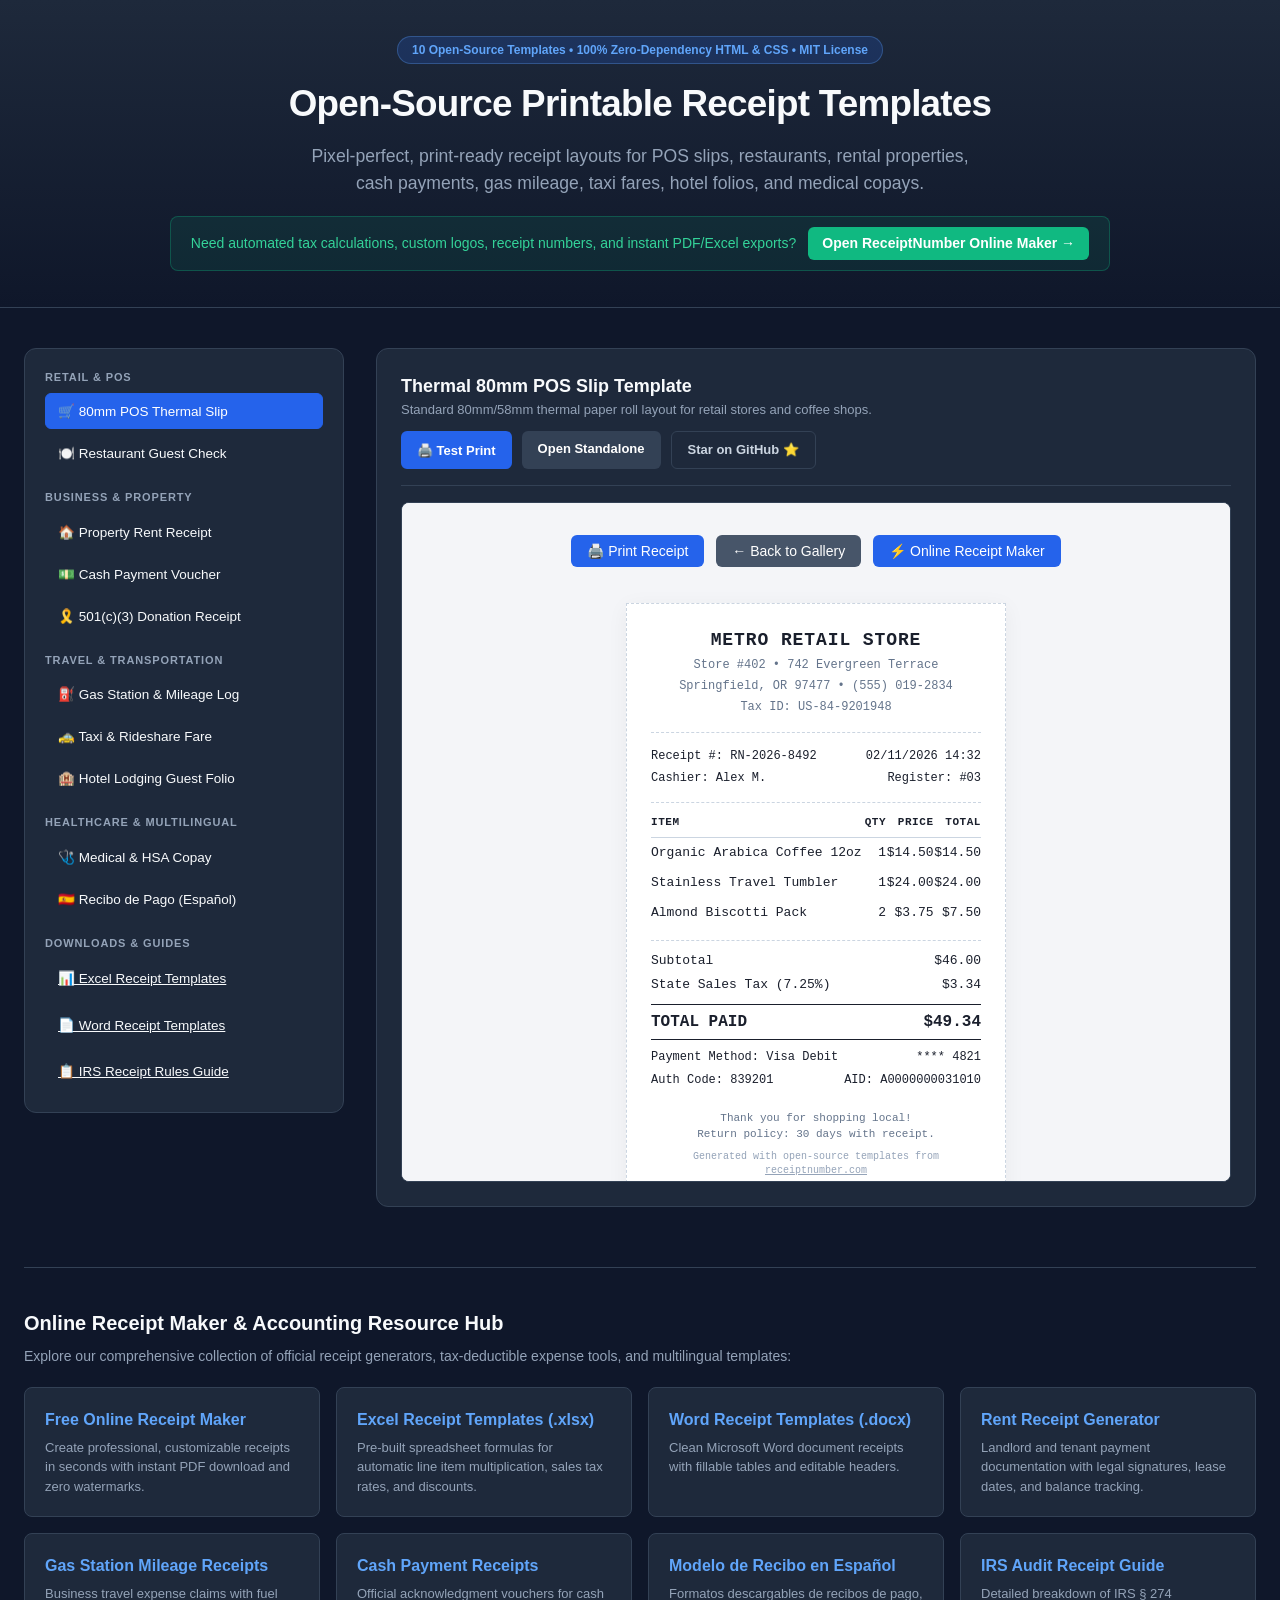
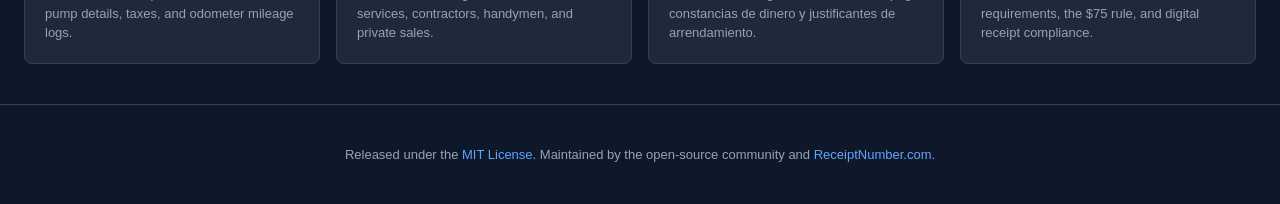
<file: index.html>
<!DOCTYPE html>
<html lang="en">
<head>
  <meta charset="UTF-8">
  <meta name="viewport" content="width=device-width, initial-scale=1.0">
  <title>Open-Source HTML & CSS Receipt Templates | Free Online Receipt Maker</title>
  <meta name="description" content="Free open-source printable HTML and CSS receipt templates (Thermal 80mm, Restaurant, Cash, Rent, Gas, Taxi, Hotel, Medical). 100% customizable with zero dependencies.">
  <meta name="keywords" content="free receipt generator online, receipt maker, receipt templates, html receipt, free template for rent receipt, gas station receipt generator, cash receipt template, modelo de recibo, receipt template word, receipt template excel, printable receipt pdf">
  <link rel="canonical" href="https://hanshan0228.github.io/receipt-templates/">
  <script type="application/ld+json">
  {
    "@context": "https://schema.org",
    "@type": "SoftwareSourceCode",
    "name": "Open-Source Receipt Templates",
    "programmingLanguage": "HTML, CSS, JavaScript",
    "license": "https://opensource.org/licenses/MIT",
    "description": "Clean, zero-dependency printable receipt templates for thermal POS, restaurants, landlords, and small businesses.",
    "codeRepository": "https://github.com/hanshan0228/receipt-templates",
    "author": {
      "@type": "Organization",
      "name": "ReceiptNumber",
      "url": "https://receiptnumber.com"
    }
  }
  </script>
  <style>
    :root {
      --primary: #2563eb;
      --primary-hover: #1d4ed8;
      --bg: #0f172a;
      --surface: #1e293b;
      --border: #334155;
      --text: #f8fafc;
      --muted: #94a3b8;
      --accent: #10b981;
    }
    * { box-sizing: border-box; margin: 0; padding: 0; }
    body {
      font-family: -apple-system, BlinkMacSystemFont, "Segoe UI", Roboto, Helvetica, Arial, sans-serif;
      background-color: var(--bg);
      color: var(--text);
      line-height: 1.5;
      padding: 0;
    }
    header {
      border-bottom: 1px solid var(--border);
      padding: 36px 24px;
      text-align: center;
      background: linear-gradient(180deg, #1e293b 0%, #0f172a 100%);
    }
    .badge {
      display: inline-block;
      background: rgba(37, 99, 235, 0.2);
      color: #60a5fa;
      border: 1px solid rgba(96, 165, 250, 0.3);
      padding: 4px 14px;
      border-radius: 9999px;
      font-size: 12px;
      font-weight: 600;
      margin-bottom: 12px;
    }
    h1 {
      font-size: 2.3rem;
      font-weight: 800;
      letter-spacing: -0.02em;
      margin-bottom: 12px;
    }
    p.subhead {
      color: var(--muted);
      font-size: 1.1rem;
      max-width: 680px;
      margin: 0 auto 20px auto;
    }
    .cta-banner {
      display: inline-flex;
      align-items: center;
      flex-wrap: wrap;
      justify-content: center;
      gap: 12px;
      background: rgba(16, 185, 129, 0.1);
      border: 1px solid rgba(16, 185, 129, 0.3);
      padding: 10px 20px;
      border-radius: 8px;
      font-size: 14px;
      color: #34d399;
    }
    .cta-banner a {
      color: #fff;
      background: var(--accent);
      padding: 6px 14px;
      border-radius: 6px;
      text-decoration: none;
      font-weight: 600;
      transition: background 0.2s;
    }
    .cta-banner a:hover { background: #059669; }
    .container {
      max-width: 1280px;
      margin: 40px auto;
      padding: 0 24px;
    }
    .grid {
      display: grid;
      grid-template-columns: 320px 1fr;
      gap: 32px;
    }
    @media (max-width: 900px) {
      .grid { grid-template-columns: 1fr; }
    }
    .nav-panel {
      background: var(--surface);
      border: 1px solid var(--border);
      border-radius: 12px;
      padding: 20px;
      height: fit-content;
    }
    .nav-category {
      font-size: 11px;
      text-transform: uppercase;
      letter-spacing: 0.08em;
      color: #94a3b8;
      margin-top: 18px;
      margin-bottom: 8px;
      font-weight: 700;
    }
    .nav-category:first-of-type { margin-top: 0; }
    .nav-list {
      list-style: none;
      display: flex;
      flex-direction: column;
      gap: 6px;
    }
    .nav-btn {
      width: 100%;
      text-align: left;
      padding: 9px 12px;
      border-radius: 6px;
      background: transparent;
      border: 1px solid transparent;
      color: var(--text);
      cursor: pointer;
      font-size: 13.5px;
      font-weight: 500;
      display: flex;
      align-items: center;
      gap: 8px;
      transition: all 0.2s;
    }
    .nav-btn:hover {
      background: rgba(255, 255, 255, 0.05);
      border-color: var(--border);
    }
    .nav-btn.active {
      background: var(--primary);
      color: #fff;
      border-color: var(--primary);
    }
    .preview-box {
      background: var(--surface);
      border: 1px solid var(--border);
      border-radius: 12px;
      padding: 24px;
      display: flex;
      flex-direction: column;
      gap: 16px;
    }
    .preview-header {
      display: flex;
      justify-content: space-between;
      align-items: center;
      flex-wrap: wrap;
      gap: 12px;
      border-bottom: 1px solid var(--border);
      padding-bottom: 16px;
    }
    .preview-actions {
      display: flex;
      gap: 10px;
      flex-wrap: wrap;
    }
    .action-btn {
      padding: 8px 16px;
      font-size: 13px;
      font-weight: 600;
      border-radius: 6px;
      text-decoration: none;
      cursor: pointer;
      border: none;
      transition: opacity 0.2s;
    }
    .action-btn:hover { opacity: 0.9; }
    .action-btn.primary { background: var(--primary); color: #fff; }
    .action-btn.secondary { background: #334155; color: #fff; }
    .action-btn.outline { background: transparent; border: 1px solid var(--border); color: #cbd5e1; }
    .preview-frame {
      width: 100%;
      height: 680px;
      border: 1px solid var(--border);
      border-radius: 8px;
      background: #f4f5f8;
    }
    .resources-section {
      margin-top: 60px;
      border-top: 1px solid var(--border);
      padding-top: 40px;
    }
    .resource-cards {
      display: grid;
      grid-template-columns: repeat(auto-fit, minmax(260px, 1fr));
      gap: 16px;
      margin-top: 20px;
    }
    .res-card {
      background: var(--surface);
      border: 1px solid var(--border);
      padding: 20px;
      border-radius: 8px;
      text-decoration: none;
      color: inherit;
      transition: transform 0.2s, border-color 0.2s;
    }
    .res-card:hover {
      transform: translateY(-2px);
      border-color: var(--primary);
    }
    .res-card h4 { font-size: 16px; margin-bottom: 6px; color: #60a5fa; }
    .res-card p { font-size: 13px; color: var(--muted); }
    footer {
      text-align: center;
      padding: 40px 20px;
      border-top: 1px solid var(--border);
      color: var(--muted);
      font-size: 13px;
    }
    footer a { color: #60a5fa; text-decoration: none; }
  </style>
</head>
<body>

  <header>
    <div class="badge">10 Open-Source Templates • 100% Zero-Dependency HTML & CSS • MIT License</div>
    <h1>Open-Source Printable Receipt Templates</h1>
    <p class="subhead">
      Pixel-perfect, print-ready receipt layouts for POS slips, restaurants, rental properties, cash payments, gas mileage, taxi fares, hotel folios, and medical copays.
    </p>
    <div class="cta-banner">
      <span>Need automated tax calculations, custom logos, receipt numbers, and instant PDF/Excel exports?</span>
      <a href="https://receiptnumber.com" target="_blank" rel="noopener">Open ReceiptNumber Online Maker →</a>
    </div>
  </header>

  <div class="container">
    <div class="grid">
      <div class="nav-panel">
        <div class="nav-category">Retail & POS</div>
        <ul class="nav-list">
          <li>
            <button class="nav-btn active" onclick="loadPreview('templates/thermal-80mm.html', this)">
              🛒 80mm POS Thermal Slip
            </button>
          </li>
          <li>
            <button class="nav-btn" onclick="loadPreview('templates/restaurant-guest-check.html', this)">
              🍽️ Restaurant Guest Check
            </button>
          </li>
        </ul>

        <div class="nav-category">Business & Property</div>
        <ul class="nav-list">
          <li>
            <button class="nav-btn" onclick="loadPreview('templates/rent-receipt.html', this)">
              🏠 Property Rent Receipt
            </button>
          </li>
          <li>
            <button class="nav-btn" onclick="loadPreview('templates/cash-receipt.html', this)">
              💵 Cash Payment Voucher
            </button>
          </li>
          <li>
            <button class="nav-btn" onclick="loadPreview('templates/donation-charity-receipt.html', this)">
              🎗️ 501(c)(3) Donation Receipt
            </button>
          </li>
        </ul>

        <div class="nav-category">Travel & Transportation</div>
        <ul class="nav-list">
          <li>
            <button class="nav-btn" onclick="loadPreview('templates/gas-station-receipt.html', this)">
              ⛽ Gas Station & Mileage Log
            </button>
          </li>
          <li>
            <button class="nav-btn" onclick="loadPreview('templates/taxi-cab-receipt.html', this)">
              🚕 Taxi & Rideshare Fare
            </button>
          </li>
          <li>
            <button class="nav-btn" onclick="loadPreview('templates/hotel-folio-receipt.html', this)">
              🏨 Hotel Lodging Guest Folio
            </button>
          </li>
        </ul>

        <div class="nav-category">Healthcare & Multilingual</div>
        <ul class="nav-list">
          <li>
            <button class="nav-btn" onclick="loadPreview('templates/medical-doctor-receipt.html', this)">
              🩺 Medical & HSA Copay
            </button>
          </li>
          <li>
            <button class="nav-btn" onclick="loadPreview('templates/recibo-de-pago-es.html', this)">
              🇪🇸 Recibo de Pago (Español)
            </button>
          </li>
        </ul>

        <div class="nav-category">Downloads & Guides</div>
        <ul class="nav-list">
          <li>
            <a href="https://receiptnumber.com/receipt-template/excel" target="_blank" rel="noopener" class="nav-btn">
              📊 Excel Receipt Templates
            </a>
          </li>
          <li>
            <a href="https://receiptnumber.com/receipt-template/word" target="_blank" rel="noopener" class="nav-btn">
              📄 Word Receipt Templates
            </a>
          </li>
          <li>
            <a href="docs/irs-receipt-requirements.md" class="nav-btn">
              📋 IRS Receipt Rules Guide
            </a>
          </li>
        </ul>
      </div>

      <div class="preview-box">
        <div class="preview-header">
          <div>
            <h2 id="preview-title" style="font-size: 18px; font-weight: 700;">Thermal 80mm POS Slip Template</h2>
            <p id="preview-desc" style="font-size: 13px; color: var(--muted);">Standard 80mm/58mm thermal paper roll layout for retail stores and coffee shops.</p>
          </div>
          <div class="preview-actions">
            <button class="action-btn primary" onclick="printFrame()">🖨️ Test Print</button>
            <a id="preview-link" href="templates/thermal-80mm.html" target="_blank" class="action-btn secondary">Open Standalone</a>
            <a href="https://github.com/hanshan0228/receipt-templates" target="_blank" class="action-btn outline">Star on GitHub ⭐</a>
          </div>
        </div>

        <iframe id="preview-frame" class="preview-frame" src="templates/thermal-80mm.html"></iframe>
      </div>
    </div>

    <div class="resources-section">
      <h3 style="font-size: 20px; font-weight: 700; margin-bottom: 8px;">Online Receipt Maker & Accounting Resource Hub</h3>
      <p style="color: var(--muted); font-size: 14px;">Explore our comprehensive collection of official receipt generators, tax-deductible expense tools, and multilingual templates:</p>

      <div class="resource-cards">
        <a href="https://receiptnumber.com" target="_blank" rel="noopener" class="res-card">
          <h4>Free Online Receipt Maker</h4>
          <p>Create professional, customizable receipts in seconds with instant PDF download and zero watermarks.</p>
        </a>
        <a href="https://receiptnumber.com/receipt-template/excel" target="_blank" rel="noopener" class="res-card">
          <h4>Excel Receipt Templates (.xlsx)</h4>
          <p>Pre-built spreadsheet formulas for automatic line item multiplication, sales tax rates, and discounts.</p>
        </a>
        <a href="https://receiptnumber.com/receipt-template/word" target="_blank" rel="noopener" class="res-card">
          <h4>Word Receipt Templates (.docx)</h4>
          <p>Clean Microsoft Word document receipts with fillable tables and editable headers.</p>
        </a>
        <a href="https://receiptnumber.com/templates/rent-receipt" target="_blank" rel="noopener" class="res-card">
          <h4>Rent Receipt Generator</h4>
          <p>Landlord and tenant payment documentation with legal signatures, lease dates, and balance tracking.</p>
        </a>
        <a href="https://receiptnumber.com/templates/gas-station-receipt" target="_blank" rel="noopener" class="res-card">
          <h4>Gas Station Mileage Receipts</h4>
          <p>Business travel expense claims with fuel pump details, taxes, and odometer mileage logs.</p>
        </a>
        <a href="https://receiptnumber.com/templates/cash-receipt" target="_blank" rel="noopener" class="res-card">
          <h4>Cash Payment Receipts</h4>
          <p>Official acknowledgment vouchers for cash services, contractors, handymen, and private sales.</p>
        </a>
        <a href="https://receiptnumber.com/es/recibo-de-pago" target="_blank" rel="noopener" class="res-card">
          <h4>Modelo de Recibo en Español</h4>
          <p>Formatos descargables de recibos de pago, constancias de dinero y justificantes de arrendamiento.</p>
        </a>
        <a href="docs/irs-receipt-requirements.md" class="res-card">
          <h4>IRS Audit Receipt Guide</h4>
          <p>Detailed breakdown of IRS § 274 requirements, the $75 rule, and digital receipt compliance.</p>
        </a>
      </div>
    </div>
  </div>

  <footer>
    <p>Released under the <a href="LICENSE">MIT License</a>. Maintained by the open-source community and <a href="https://receiptnumber.com">ReceiptNumber.com</a>.</p>
  </footer>

  <script>
    const templates = {
      'templates/thermal-80mm.html': {
        title: 'Thermal 80mm POS Slip Template',
        desc: 'Standard 80mm/58mm thermal paper roll layout for retail stores and coffee shops.'
      },
      'templates/restaurant-guest-check.html': {
        title: 'Restaurant Dining Guest Check',
        desc: 'Itemized dining bill with gratuity calculator, tax breakdown, and server table details.'
      },
      'templates/rent-receipt.html': {
        title: 'Monthly Property Rent Payment Receipt',
        desc: 'Formal landlord-tenant rental acknowledgment with balance due and dual signatures.'
      },
      'templates/cash-receipt.html': {
        title: 'Official Cash Payment Voucher',
        desc: 'Legally compliant cash transaction receipt with spelled-out amounts and contractor signatures.'
      },
      'templates/donation-charity-receipt.html': {
        title: '501(c)(3) Charitable Donation Receipt',
        desc: 'Official non-profit tax deduction receipt with required IRS IRC § 170 substantiation language.'
      },
      'templates/gas-station-receipt.html': {
        title: 'Gas Station Fuel & Mileage Reimbursement',
        desc: 'Pump gallonage log, fuel taxes, and odometer mileage tracker for business deductions.'
      },
      'templates/taxi-cab-receipt.html': {
        title: 'Taxi Cab & Rideshare Fare Receipt',
        desc: 'Meter fare breakdown, airport tolls, and tip calculation for business travel claims.'
      },
      'templates/hotel-folio-receipt.html': {
        title: 'Hotel Lodging Guest Folio Receipt',
        desc: 'Itemized room nights, occupancy taxes, room service, and valet parking ledger.'
      },
      'templates/medical-doctor-receipt.html': {
        title: 'Medical Clinic & Healthcare Copay Receipt',
        desc: 'CPT code billing breakdown and insurance adjustment receipt for HSA/FSA reimbursement.'
      },
      'templates/recibo-de-pago-es.html': {
        title: 'Modelo de Recibo de Pago en Efectivo (Español)',
        desc: 'Plantilla de constancia de entrega de dinero con base imponible, desglose de IVA y firmas.'
      }
    };

    function loadPreview(url, btn) {
      document.querySelectorAll('.nav-btn').forEach(b => b.classList.remove('active'));
      btn.classList.add('active');
      const frame = document.getElementById('preview-frame');
      frame.src = url;
      document.getElementById('preview-link').href = url;
      if (templates[url]) {
        document.getElementById('preview-title').textContent = templates[url].title;
        document.getElementById('preview-desc').textContent = templates[url].desc;
      }
    }

    function printFrame() {
      const frame = document.getElementById('preview-frame');
      frame.contentWindow.focus();
      frame.contentWindow.print();
    }
  </script>
</body>
</html>
</file>
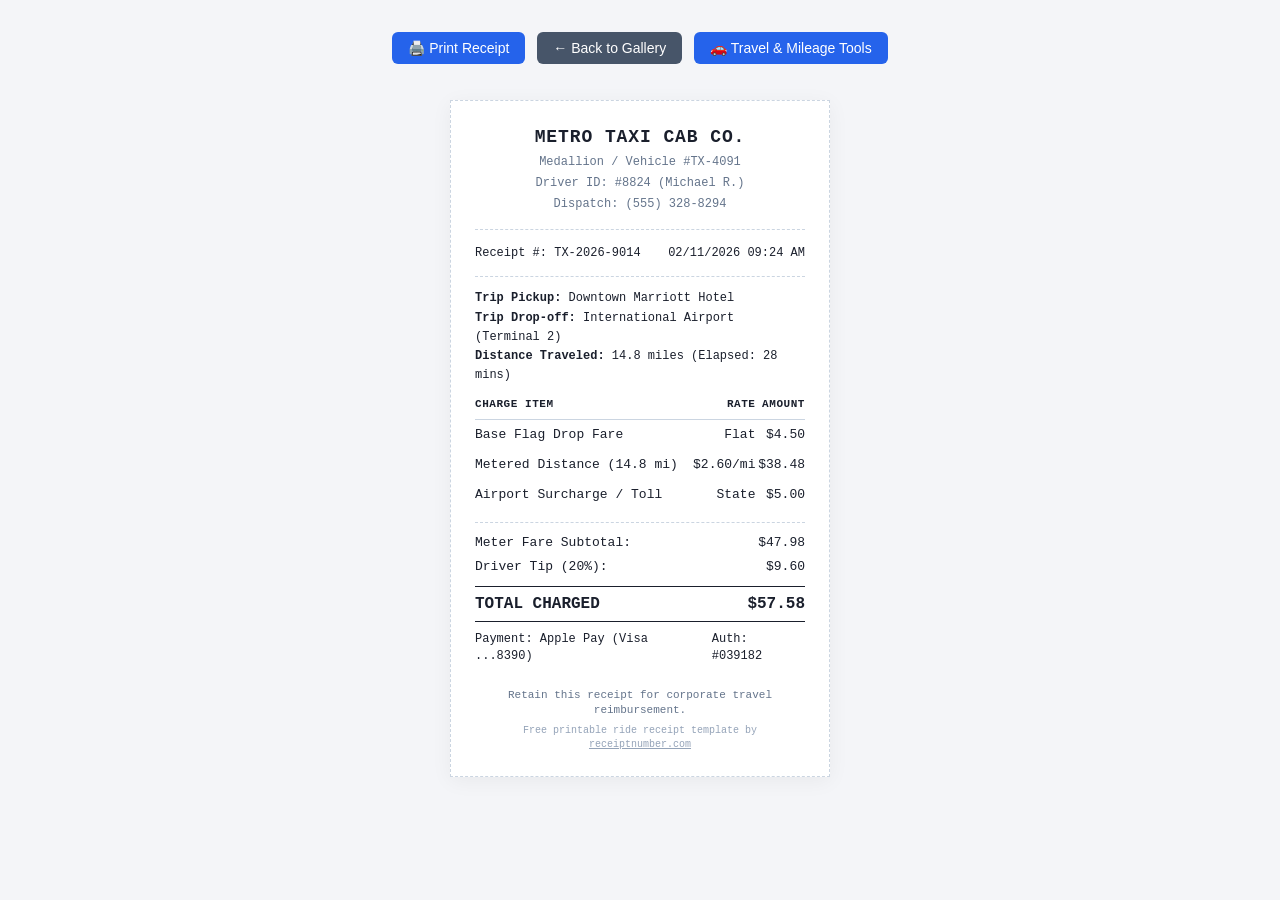
<file: templates/taxi-cab-receipt.html>
<!DOCTYPE html>
<html lang="en">
<head>
  <meta charset="UTF-8">
  <meta name="viewport" content="width=device-width, initial-scale=1.0">
  <title>Taxi Cab & Rideshare Fare Receipt Template</title>
  <link rel="stylesheet" href="../styles/receipts.css">
  <style>
    .toolbar { display: flex; gap: 12px; margin-bottom: 12px; }
    .btn { background: #2563eb; color: #fff; border: none; border-radius: 6px; padding: 8px 16px; font-size: 14px; cursor: pointer; text-decoration: none; }
    .btn-secondary { background: #475569; }
    .btn:hover { opacity: 0.9; }
  </style>
</head>
<body>
  <div class="toolbar no-print">
    <button class="btn" onclick="window.print()">🖨️ Print Receipt</button>
    <a href="../index.html" class="btn btn-secondary">← Back to Gallery</a>
    <a href="https://receiptnumber.com/templates/gas-station-receipt" target="_blank" rel="noopener" class="btn">🚗 Travel & Mileage Tools</a>
  </div>

  <div class="receipt-card receipt-thermal">
    <div class="receipt-header">
      <h1>METRO TAXI CAB CO.</h1>
      <div class="receipt-meta">Medallion / Vehicle #TX-4091</div>
      <div class="receipt-meta">Driver ID: #8824 (Michael R.)</div>
      <div class="receipt-meta">Dispatch: (555) 328-8294</div>
    </div>

    <div class="receipt-divider"></div>

    <div class="receipt-row" style="font-size: 12px;">
      <span>Receipt #: TX-2026-9014</span>
      <span>02/11/2026 09:24 AM</span>
    </div>

    <div class="receipt-divider"></div>

    <div style="font-size: 12px; line-height: 1.6; margin-bottom: 8px;">
      <div><strong>Trip Pickup:</strong> Downtown Marriott Hotel</div>
      <div><strong>Trip Drop-off:</strong> International Airport (Terminal 2)</div>
      <div><strong>Distance Traveled:</strong> 14.8 miles (Elapsed: 28 mins)</div>
    </div>

    <table class="receipt-table">
      <thead>
        <tr>
          <th>Charge Item</th>
          <th class="num">Rate</th>
          <th class="num">Amount</th>
        </tr>
      </thead>
      <tbody>
        <tr>
          <td>Base Flag Drop Fare</td>
          <td class="num">Flat</td>
          <td class="num">$4.50</td>
        </tr>
        <tr>
          <td>Metered Distance (14.8 mi)</td>
          <td class="num">$2.60/mi</td>
          <td class="num">$38.48</td>
        </tr>
        <tr>
          <td>Airport Surcharge / Toll</td>
          <td class="num">State</td>
          <td class="num">$5.00</td>
        </tr>
      </tbody>
    </table>

    <div class="receipt-totals">
      <div class="receipt-row">
        <span>Meter Fare Subtotal:</span>
        <span>$47.98</span>
      </div>
      <div class="receipt-row">
        <span>Driver Tip (20%):</span>
        <span>$9.60</span>
      </div>
      <div class="receipt-row grand-total">
        <span>TOTAL CHARGED</span>
        <span>$57.58</span>
      </div>
      <div class="receipt-row" style="margin-top: 6px; font-size: 12px;">
        <span>Payment: Apple Pay (Visa ...8390)</span>
        <span>Auth: #039182</span>
      </div>
    </div>

    <div class="receipt-footer">
      <p>Retain this receipt for corporate travel reimbursement.</p>
      <p style="margin-top: 6px; font-size: 10px; color: #94a3b8;">
        Free printable ride receipt template by <a href="https://receiptnumber.com" style="color: inherit; text-decoration: underline;">receiptnumber.com</a>
      </p>
    </div>
  </div>
</body>
</html>
</file>
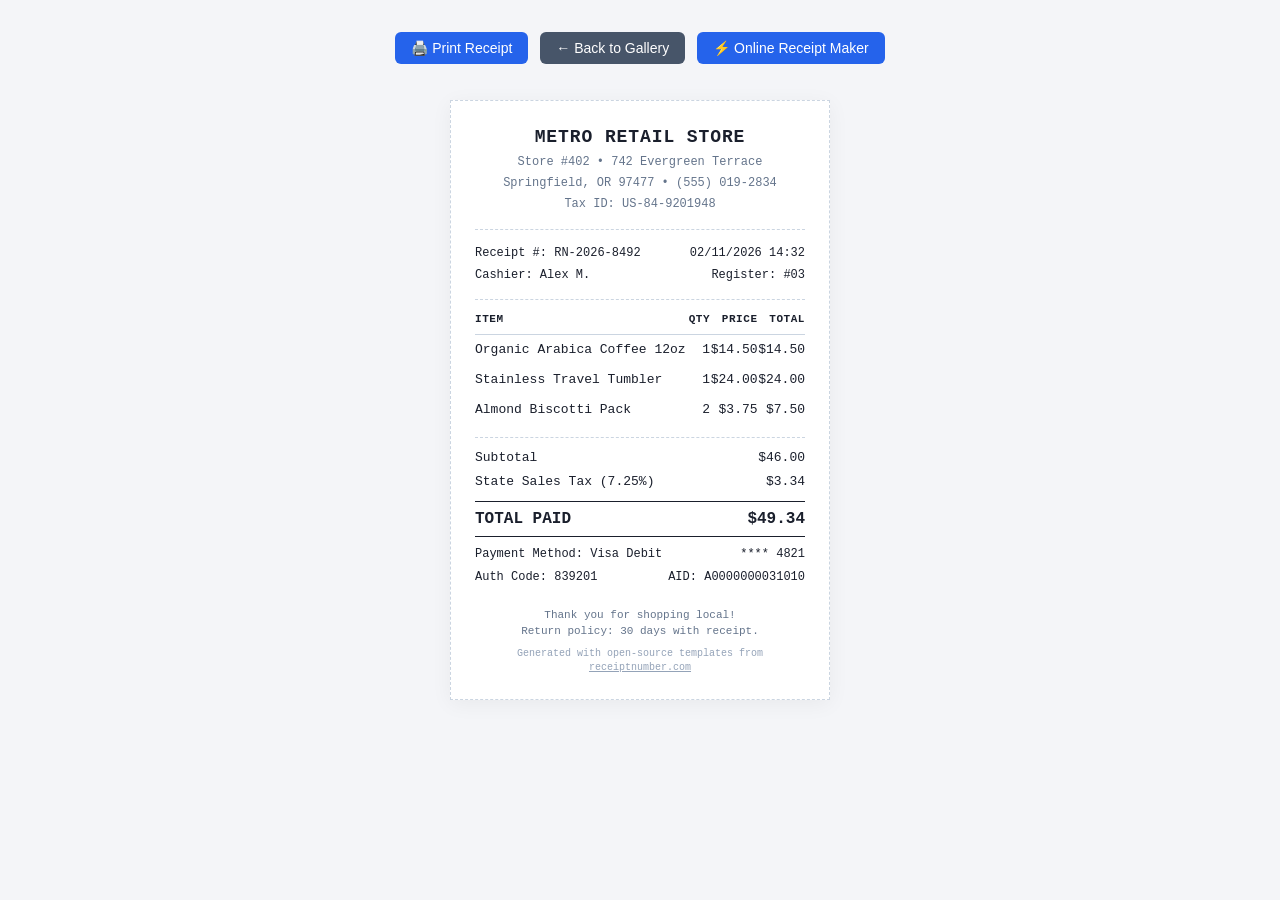
<file: templates/thermal-80mm.html>
<!DOCTYPE html>
<html lang="en">
<head>
  <meta charset="UTF-8">
  <meta name="viewport" content="width=device-width, initial-scale=1.0">
  <title>Standard 80mm POS Thermal Receipt Template</title>
  <link rel="stylesheet" href="../styles/receipts.css">
  <style>
    .toolbar {
      display: flex;
      gap: 12px;
      margin-bottom: 12px;
    }
    .btn {
      background: #2563eb;
      color: #fff;
      border: none;
      border-radius: 6px;
      padding: 8px 16px;
      font-size: 14px;
      cursor: pointer;
      text-decoration: none;
    }
    .btn-secondary {
      background: #475569;
    }
    .btn:hover {
      opacity: 0.9;
    }
  </style>
</head>
<body>
  <div class="toolbar no-print">
    <button class="btn" onclick="window.print()">🖨️ Print Receipt</button>
    <a href="../index.html" class="btn btn-secondary">← Back to Gallery</a>
    <a href="https://receiptnumber.com" target="_blank" rel="noopener" class="btn">⚡ Online Receipt Maker</a>
  </div>

  <div class="receipt-card receipt-thermal">
    <div class="receipt-header">
      <h1>METRO RETAIL STORE</h1>
      <div class="receipt-meta">Store #402 • 742 Evergreen Terrace</div>
      <div class="receipt-meta">Springfield, OR 97477 • (555) 019-2834</div>
      <div class="receipt-meta">Tax ID: US-84-9201948</div>
    </div>

    <div class="receipt-divider"></div>

    <div class="receipt-row" style="font-size: 12px;">
      <span>Receipt #: RN-2026-8492</span>
      <span>02/11/2026 14:32</span>
    </div>
    <div class="receipt-row" style="font-size: 12px;">
      <span>Cashier: Alex M.</span>
      <span>Register: #03</span>
    </div>

    <div class="receipt-divider"></div>

    <table class="receipt-table">
      <thead>
        <tr>
          <th>Item</th>
          <th class="num">Qty</th>
          <th class="num">Price</th>
          <th class="num">Total</th>
        </tr>
      </thead>
      <tbody>
        <tr>
          <td>Organic Arabica Coffee 12oz</td>
          <td class="num">1</td>
          <td class="num">$14.50</td>
          <td class="num">$14.50</td>
        </tr>
        <tr>
          <td>Stainless Travel Tumbler</td>
          <td class="num">1</td>
          <td class="num">$24.00</td>
          <td class="num">$24.00</td>
        </tr>
        <tr>
          <td>Almond Biscotti Pack</td>
          <td class="num">2</td>
          <td class="num">$3.75</td>
          <td class="num">$7.50</td>
        </tr>
      </tbody>
    </table>

    <div class="receipt-totals">
      <div class="receipt-row">
        <span>Subtotal</span>
        <span>$46.00</span>
      </div>
      <div class="receipt-row">
        <span>State Sales Tax (7.25%)</span>
        <span>$3.34</span>
      </div>
      <div class="receipt-row grand-total">
        <span>TOTAL PAID</span>
        <span>$49.34</span>
      </div>
      <div class="receipt-row" style="margin-top: 6px; font-size: 12px;">
        <span>Payment Method: Visa Debit</span>
        <span>**** 4821</span>
      </div>
      <div class="receipt-row" style="font-size: 12px;">
        <span>Auth Code: 839201</span>
        <span>AID: A0000000031010</span>
      </div>
    </div>

    <div class="receipt-footer">
      <p>Thank you for shopping local!</p>
      <p>Return policy: 30 days with receipt.</p>
      <p style="margin-top: 8px; font-size: 10px; color: #94a3b8;">
        Generated with open-source templates from <a href="https://receiptnumber.com" style="color: inherit; text-decoration: underline;">receiptnumber.com</a>
      </p>
    </div>
  </div>
</body>
</html>
</file>
<file: styles/receipts.css>
/* Open-Source Receipt Templates CSS */
:root {
  --bg: #f4f5f8;
  --text: #1a1f2c;
  --muted: #64748b;
  --line: #cbd5e1;
  --paper: #ffffff;
  --accent: #2563eb;
}

* {
  box-sizing: border-box;
  margin: 0;
  padding: 0;
}

body {
  background-color: var(--bg);
  color: var(--text);
  font-family: -apple-system, BlinkMacSystemFont, "Segoe UI", Roboto, Helvetica, Arial, sans-serif;
  padding: 32px 16px;
  display: flex;
  flex-direction: column;
  align-items: center;
  gap: 24px;
}

/* Base Receipt Card */
.receipt-card {
  background: var(--paper);
  border: 1px solid var(--line);
  border-radius: 8px;
  box-shadow: 0 4px 16px rgba(0, 0, 0, 0.06);
  padding: 24px;
  width: 100%;
  max-width: 480px;
}

/* Thermal Receipt (80mm POS Slip) */
.receipt-thermal {
  max-width: 380px;
  font-family: "Courier New", Courier, monospace;
  font-size: 13px;
  line-height: 1.4;
  background: #fff;
  border-radius: 0;
  border: 1px dashed var(--line);
  box-shadow: 0 4px 20px rgba(0, 0, 0, 0.05);
}

.receipt-header {
  text-align: center;
  margin-bottom: 16px;
}

.receipt-header h1,
.receipt-header h2 {
  font-size: 18px;
  font-weight: 700;
  text-transform: uppercase;
  letter-spacing: 0.05em;
}

.receipt-meta {
  font-size: 12px;
  color: var(--muted);
  margin-top: 4px;
}

.receipt-divider {
  border-top: 1px dashed var(--line);
  margin: 12px 0;
}

/* Itemized Table */
.receipt-table {
  width: 100%;
  border-collapse: collapse;
  margin: 12px 0;
}

.receipt-table th {
  text-align: left;
  font-size: 11px;
  text-transform: uppercase;
  letter-spacing: 0.05em;
  padding-bottom: 6px;
  border-bottom: 1px solid var(--line);
}

.receipt-table td {
  padding: 6px 0;
  vertical-align: top;
}

.receipt-table .num {
  text-align: right;
  white-space: nowrap;
}

/* Totals Section */
.receipt-totals {
  margin-top: 12px;
  border-top: 1px dashed var(--line);
  padding-top: 8px;
}

.receipt-row {
  display: flex;
  justify-content: space-between;
  padding: 3px 0;
}

.receipt-row.grand-total {
  font-size: 16px;
  font-weight: 700;
  border-top: 1px solid var(--text);
  border-bottom: 1px solid var(--text);
  margin-top: 6px;
  padding: 6px 0;
}

.receipt-footer {
  text-align: center;
  margin-top: 20px;
  font-size: 11px;
  color: var(--muted);
}

.receipt-signature-line {
  margin-top: 32px;
  padding-top: 8px;
  border-top: 1px solid var(--line);
  display: flex;
  justify-content: space-between;
  font-size: 12px;
}

/* Print Mode */
@media print {
  body {
    background: transparent;
    padding: 0;
  }
  .receipt-card {
    border: none;
    box-shadow: none;
    max-width: 100%;
    padding: 0;
    page-break-inside: avoid;
  }
  .no-print {
    display: none !important;
  }
}
</file>
